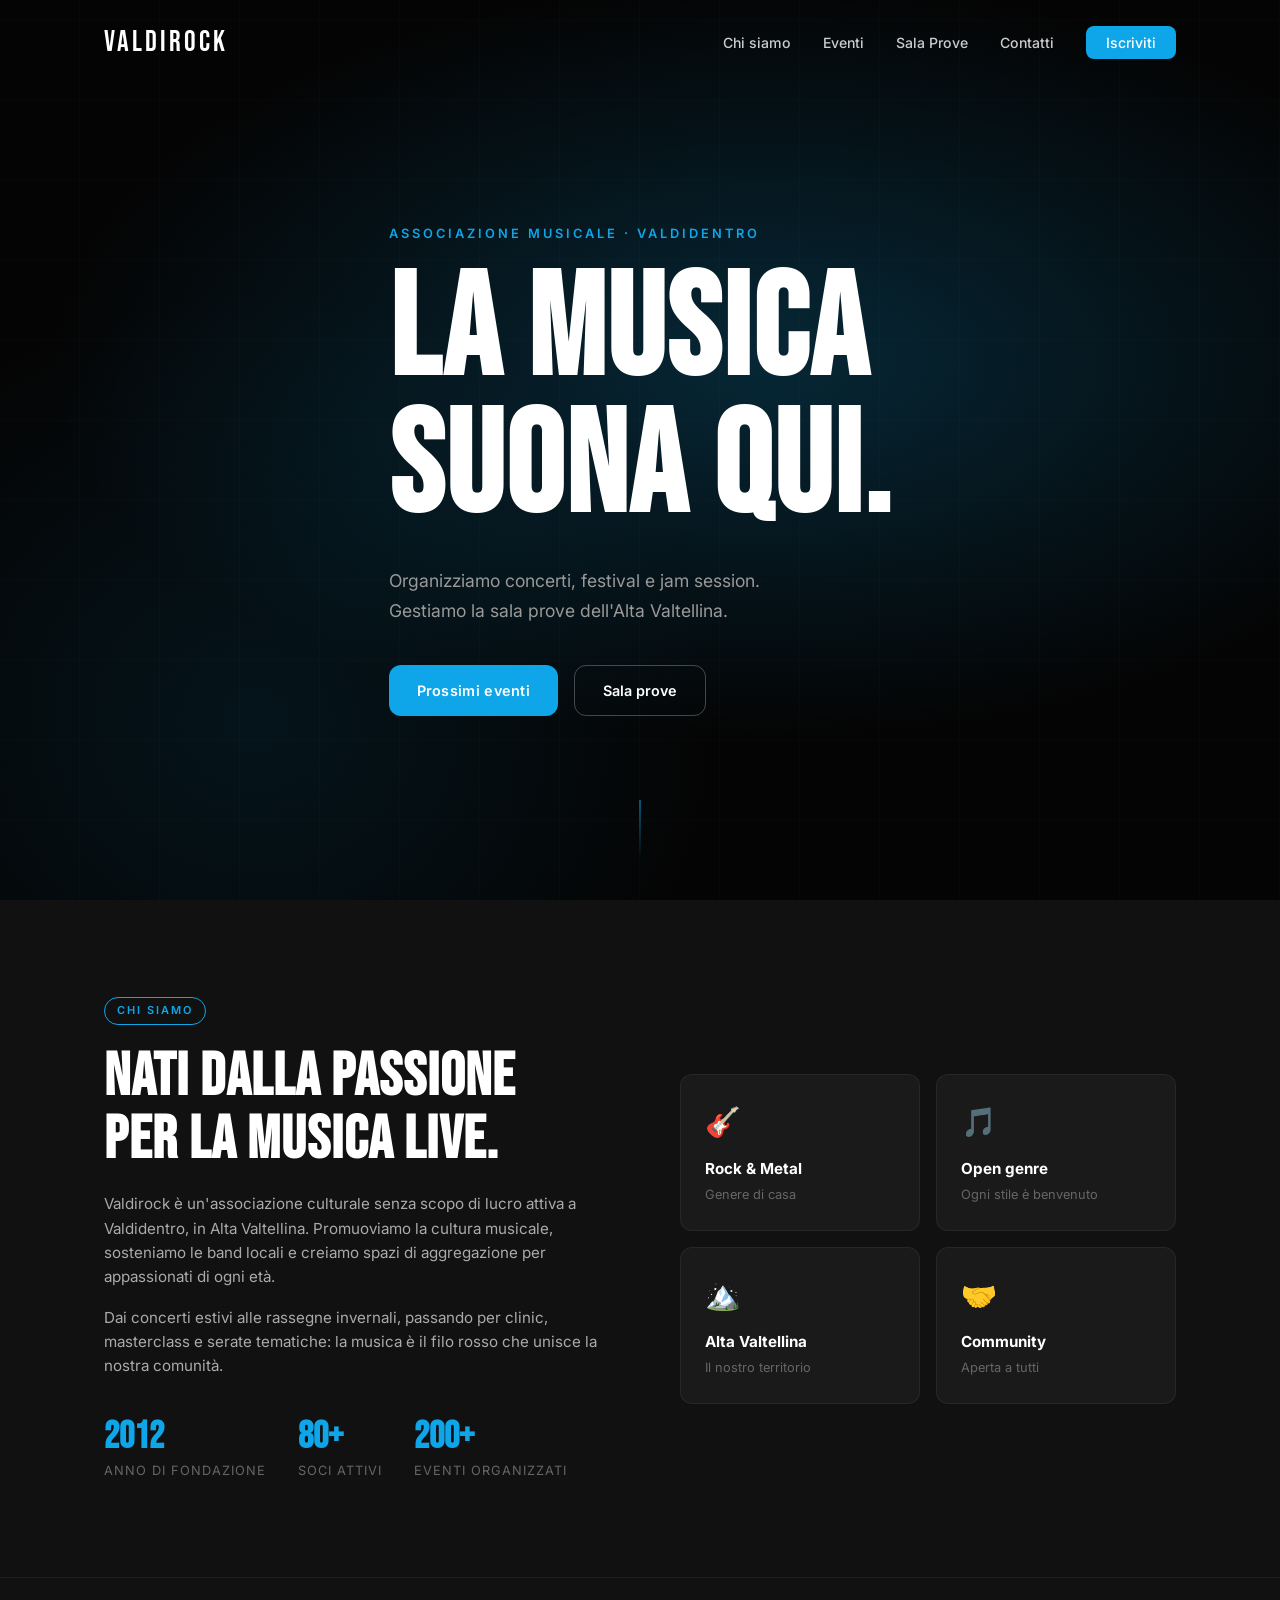
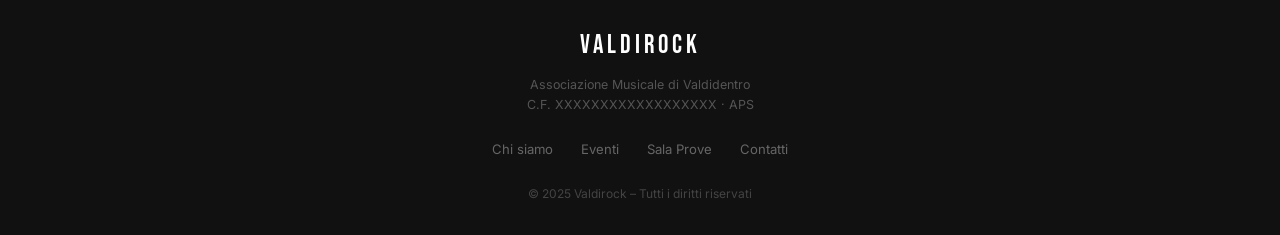
<file: index.html>
<!DOCTYPE html>
<html lang="it">
<head>
  <meta charset="UTF-8" />
  <meta name="viewport" content="width=device-width, initial-scale=1.0" />
  <title>Valdirock – Associazione Musicale Valdidentro</title>
  <link rel="stylesheet" href="style.css" />
  <link rel="preconnect" href="https://fonts.googleapis.com" />
  <link href="https://fonts.googleapis.com/css2?family=Bebas+Neue&family=Inter:wght@300;400;500;600;700&display=swap" rel="stylesheet" />
</head>
<body>

  <!-- NAV -->
  <nav id="navbar">
    <div class="nav-inner">
      <a href="index.html" class="logo">VALDIROCK</a>
      <button class="burger" id="burger" aria-label="Apri menu">
        <span></span><span></span><span></span>
      </button>
      <ul class="nav-links" id="nav-links">
        <li><a href="index.html">Chi siamo</a></li>
        <li><a href="eventi.html">Eventi</a></li>
        <li><a href="salaprove.html">Sala Prove</a></li>
        <li><a href="contatti.html">Contatti</a></li>
        <li><a href="contatti.html" class="btn-nav">Iscriviti</a></li>
      </ul>
    </div>
  </nav>
  <div class="nav-backdrop" id="nav-backdrop"></div>

  <!-- HERO -->
  <section id="home" class="hero">
    <div class="hero-slides">
      <div class="hero-slide" style="background-image:url('https://images.unsplash.com/photo-1540039155733-5bb30b53aa14?w=1920&q=80')"></div>
      <div class="hero-slide" style="background-image:url('https://images.unsplash.com/photo-1493225457124-a3eb161ffa5f?w=1920&q=80')"></div>
      <div class="hero-slide" style="background-image:url('https://images.unsplash.com/photo-1501386761578-eac5c94b800a?w=1920&q=80')"></div>
    </div>
    <div class="hero-bg"></div>
    <div class="hero-content">
      <p class="hero-eyebrow">Associazione Musicale · Valdidentro</p>
      <h1>La musica<br>suona qui.</h1>
      <p class="hero-sub">Organizziamo concerti, festival e jam session.<br>Gestiamo la sala prove dell'Alta Valtellina.</p>
      <div class="hero-actions">
        <a href="eventi.html" class="btn-primary">Prossimi eventi</a>
        <a href="salaprove.html" class="btn-ghost">Sala prove</a>
      </div>
    </div>
    <div class="hero-scroll">
      <span></span>
    </div>
  </section>

  <!-- ABOUT -->
  <section id="about" class="section about">
    <div class="container">
      <div class="about-grid">
        <div class="about-text">
          <span class="tag">Chi siamo</span>
          <h2>Nati dalla passione<br>per la musica live.</h2>
          <p>Valdirock è un'associazione culturale senza scopo di lucro attiva a Valdidentro, in Alta Valtellina. Promuoviamo la cultura musicale, sosteniamo le band locali e creiamo spazi di aggregazione per appassionati di ogni età.</p>
          <p>Dai concerti estivi alle rassegne invernali, passando per clinic, masterclass e serate tematiche: la musica è il filo rosso che unisce la nostra comunità.</p>
          <div class="stats">
            <div class="stat"><strong>2012</strong><span>Anno di fondazione</span></div>
            <div class="stat"><strong>80+</strong><span>Soci attivi</span></div>
            <div class="stat"><strong>200+</strong><span>Eventi organizzati</span></div>
          </div>
        </div>
        <div class="about-visual">
          <div class="about-card card-1">
            <span class="card-icon">🎸</span>
            <strong>Rock & Metal</strong>
            <p>Genere di casa</p>
          </div>
          <div class="about-card card-2">
            <span class="card-icon">🎵</span>
            <strong>Open genre</strong>
            <p>Ogni stile è benvenuto</p>
          </div>
          <div class="about-card card-3">
            <span class="card-icon">🏔️</span>
            <strong>Alta Valtellina</strong>
            <p>Il nostro territorio</p>
          </div>
          <div class="about-card card-4">
            <span class="card-icon">🤝</span>
            <strong>Community</strong>
            <p>Aperta a tutti</p>
          </div>
        </div>
      </div>
    </div>
  </section>

  <!-- FOOTER -->
  <footer class="footer">
    <div class="container footer-inner">
      <div class="footer-brand">
        <span class="logo">VALDIROCK</span>
        <p>Associazione Musicale di Valdidentro<br>C.F. XXXXXXXXXXXXXXXXXX · APS</p>
      </div>
      <div class="footer-links">
        <a href="index.html">Chi siamo</a>
        <a href="eventi.html">Eventi</a>
        <a href="salaprove.html">Sala Prove</a>
        <a href="contatti.html">Contatti</a>
      </div>
      <p class="footer-copy">© 2025 Valdirock – Tutti i diritti riservati</p>
    </div>
  </footer>

  <script src="script.js"></script>
</body>
</html>
</file>
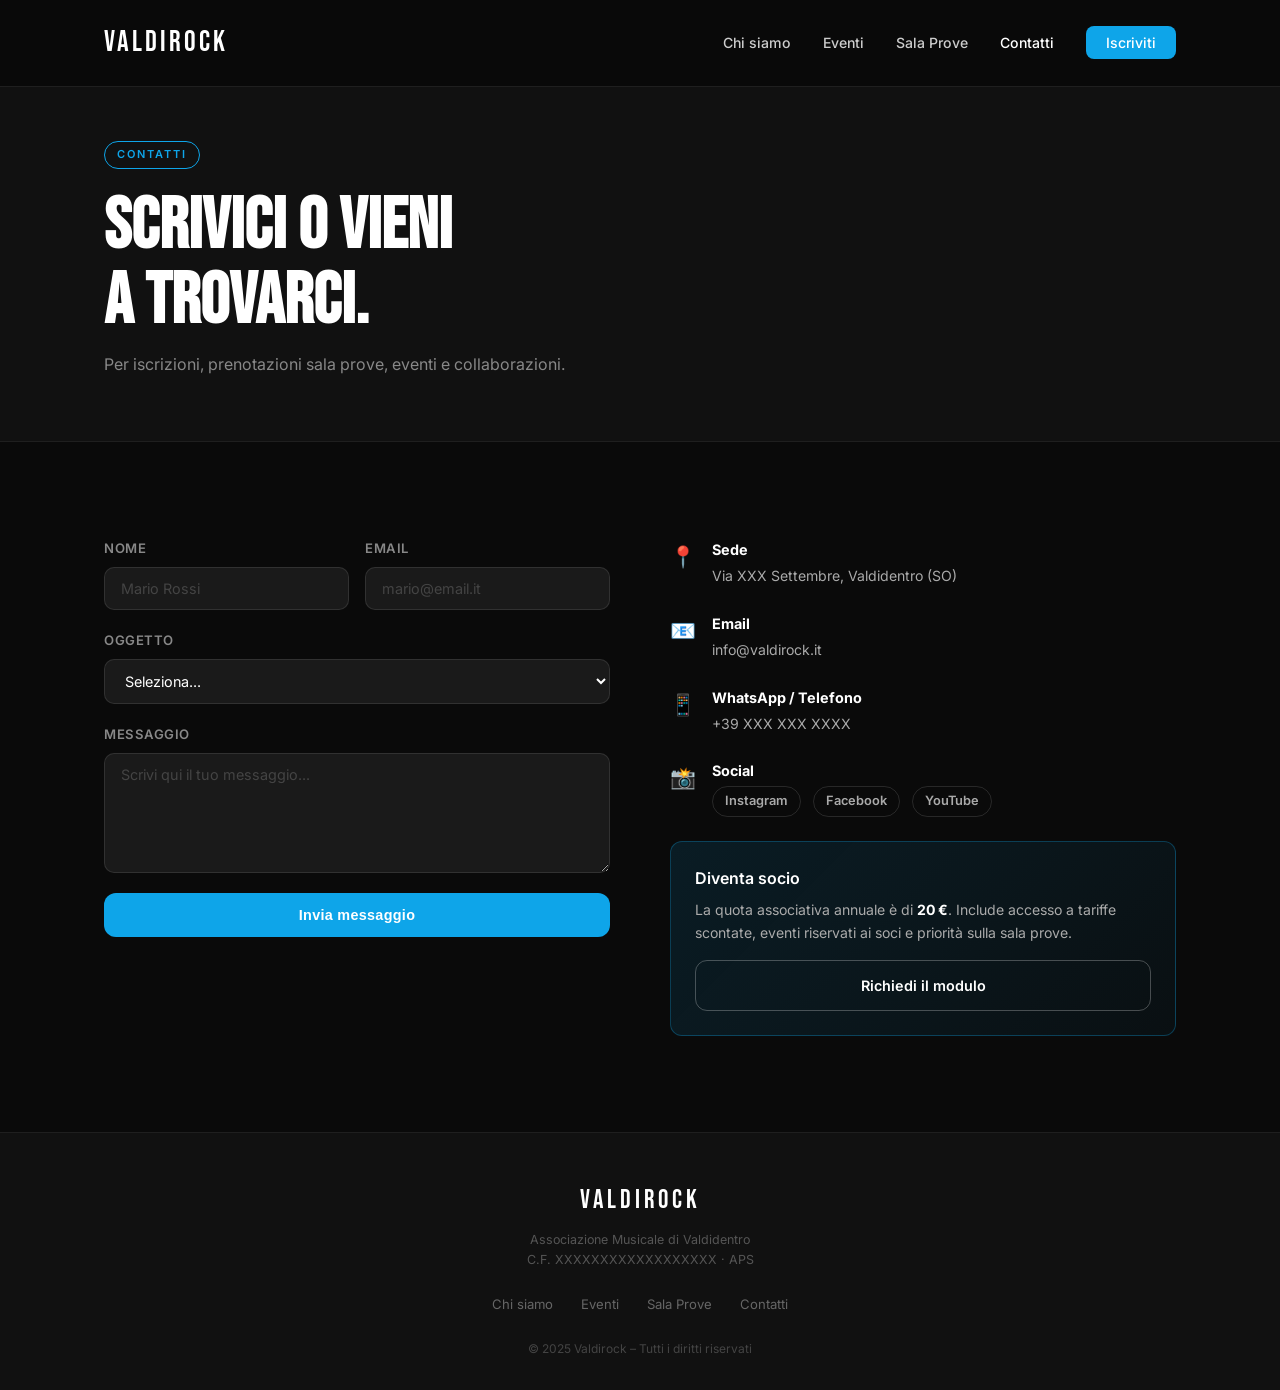
<file: contatti.html>
<!DOCTYPE html>
<html lang="it">
<head>
  <meta charset="UTF-8" />
  <meta name="viewport" content="width=device-width, initial-scale=1.0" />
  <title>Contatti – Valdirock</title>
  <link rel="stylesheet" href="style.css" />
  <link rel="preconnect" href="https://fonts.googleapis.com" />
  <link href="https://fonts.googleapis.com/css2?family=Bebas+Neue&family=Inter:wght@300;400;500;600;700&display=swap" rel="stylesheet" />
</head>
<body>

  <!-- NAV -->
  <nav id="navbar" class="scrolled">
    <div class="nav-inner">
      <a href="index.html" class="logo">VALDIROCK</a>
      <button class="burger" id="burger" aria-label="Apri menu">
        <span></span><span></span><span></span>
      </button>
      <ul class="nav-links" id="nav-links">
        <li><a href="index.html">Chi siamo</a></li>
        <li><a href="eventi.html">Eventi</a></li>
        <li><a href="salaprove.html">Sala Prove</a></li>
        <li><a href="contatti.html" class="active">Contatti</a></li>
        <li><a href="contatti.html" class="btn-nav">Iscriviti</a></li>
      </ul>
    </div>
  </nav>
  <div class="nav-backdrop" id="nav-backdrop"></div>

  <!-- PAGE HEADER -->
  <div class="page-header">
    <div class="container">
      <span class="tag">Contatti</span>
      <h1>Scrivici o vieni<br>a trovarci.</h1>
      <p>Per iscrizioni, prenotazioni sala prove, eventi e collaborazioni.</p>
    </div>
  </div>

  <!-- CONTACT -->
  <section class="section contact">
    <div class="container">
      <div class="contact-grid">

        <form class="contact-form" id="contactForm">
          <div class="form-row">
            <div class="form-group">
              <label for="nome">Nome</label>
              <input type="text" id="nome" name="nome" placeholder="Mario Rossi" required />
            </div>
            <div class="form-group">
              <label for="email">Email</label>
              <input type="email" id="email" name="email" placeholder="mario@email.it" required />
            </div>
          </div>
          <div class="form-group">
            <label for="oggetto">Oggetto</label>
            <select id="oggetto" name="oggetto">
              <option value="">Seleziona...</option>
              <option value="iscrizione">Iscrizione all'associazione</option>
              <option value="salaprove">Prenotazione sala prove</option>
              <option value="evento">Proposta evento</option>
              <option value="info">Informazioni generali</option>
            </select>
          </div>
          <div class="form-group">
            <label for="messaggio">Messaggio</label>
            <textarea id="messaggio" name="messaggio" rows="5" placeholder="Scrivi qui il tuo messaggio..."></textarea>
          </div>
          <button type="submit" class="btn-primary full">Invia messaggio</button>
          <p class="form-note" id="formNote"></p>
        </form>

        <div class="contact-info">
          <div class="info-block">
            <span class="info-icon">📍</span>
            <div>
              <strong>Sede</strong>
              <p>Via XXX Settembre, Valdidentro (SO)</p>
            </div>
          </div>
          <div class="info-block">
            <span class="info-icon">📧</span>
            <div>
              <strong>Email</strong>
              <p><a href="mailto:info@valdirock.it">info@valdirock.it</a></p>
            </div>
          </div>
          <div class="info-block">
            <span class="info-icon">📱</span>
            <div>
              <strong>WhatsApp / Telefono</strong>
              <p><a href="tel:+39XXXXXXXXXX">+39 XXX XXX XXXX</a></p>
            </div>
          </div>
          <div class="info-block">
            <span class="info-icon">📸</span>
            <div>
              <strong>Social</strong>
              <div class="socials">
                <a href="#" class="social-link">Instagram</a>
                <a href="#" class="social-link">Facebook</a>
                <a href="#" class="social-link">YouTube</a>
              </div>
            </div>
          </div>
          <div class="membership-card">
            <h4>Diventa socio</h4>
            <p>La quota associativa annuale è di <strong>20 €</strong>. Include accesso a tariffe scontate, eventi riservati ai soci e priorità sulla sala prove.</p>
            <a href="mailto:info@valdirock.it" class="btn-ghost full">Richiedi il modulo</a>
          </div>
        </div>
      </div>
    </div>
  </section>

  <!-- FOOTER -->
  <footer class="footer">
    <div class="container footer-inner">
      <div class="footer-brand">
        <span class="logo">VALDIROCK</span>
        <p>Associazione Musicale di Valdidentro<br>C.F. XXXXXXXXXXXXXXXXXX · APS</p>
      </div>
      <div class="footer-links">
        <a href="index.html">Chi siamo</a>
        <a href="eventi.html">Eventi</a>
        <a href="salaprove.html">Sala Prove</a>
        <a href="contatti.html">Contatti</a>
      </div>
      <p class="footer-copy">© 2025 Valdirock – Tutti i diritti riservati</p>
    </div>
  </footer>

  <script src="script.js"></script>
</body>
</html>
</file>
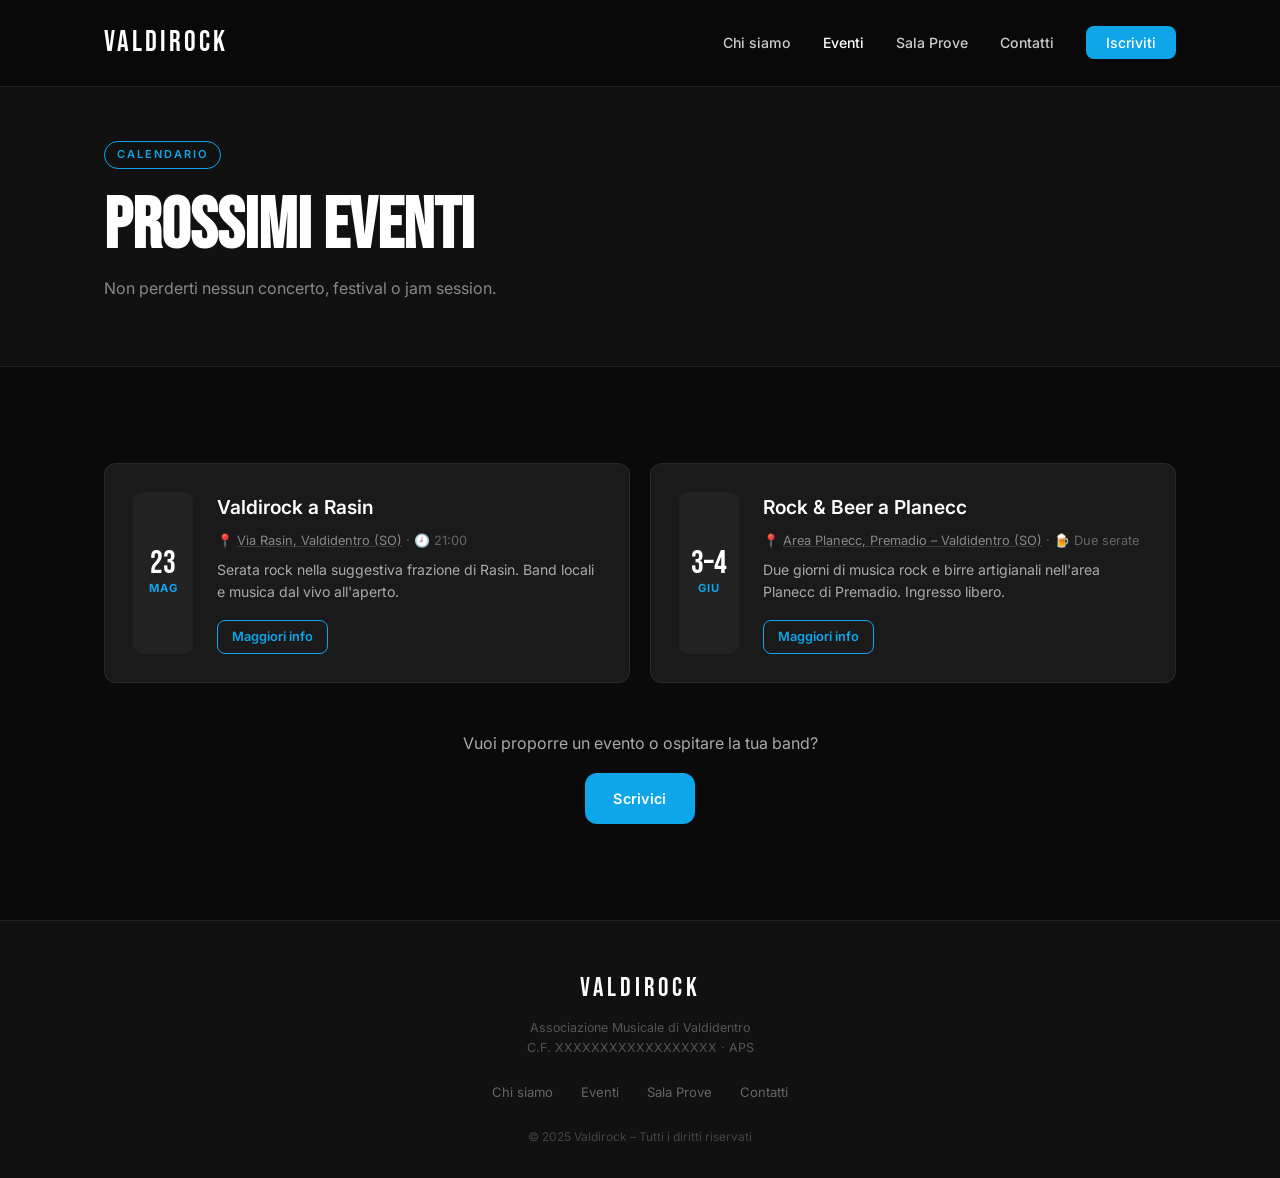
<file: eventi.html>
<!DOCTYPE html>
<html lang="it">
<head>
  <meta charset="UTF-8" />
  <meta name="viewport" content="width=device-width, initial-scale=1.0" />
  <title>Eventi – Valdirock</title>
  <link rel="stylesheet" href="style.css" />
  <link rel="preconnect" href="https://fonts.googleapis.com" />
  <link href="https://fonts.googleapis.com/css2?family=Bebas+Neue&family=Inter:wght@300;400;500;600;700&display=swap" rel="stylesheet" />
</head>
<body>

  <!-- NAV -->
  <nav id="navbar" class="scrolled">
    <div class="nav-inner">
      <a href="index.html" class="logo">VALDIROCK</a>
      <button class="burger" id="burger" aria-label="Apri menu">
        <span></span><span></span><span></span>
      </button>
      <ul class="nav-links" id="nav-links">
        <li><a href="index.html">Chi siamo</a></li>
        <li><a href="eventi.html" class="active">Eventi</a></li>
        <li><a href="salaprove.html">Sala Prove</a></li>
        <li><a href="contatti.html">Contatti</a></li>
        <li><a href="contatti.html" class="btn-nav">Iscriviti</a></li>
      </ul>
    </div>
  </nav>
  <div class="nav-backdrop" id="nav-backdrop"></div>

  <!-- PAGE HEADER -->
  <div class="page-header">
    <div class="container">
      <span class="tag">Calendario</span>
      <h1>Prossimi eventi</h1>
      <p>Non perderti nessun concerto, festival o jam session.</p>
    </div>
  </div>

  <!-- EVENTS -->
  <section class="section events">
    <div class="container">
      <div class="events-grid">

        <article class="event-card">
          <div class="event-date">
            <span class="day">23</span>
            <span class="month">MAG</span>
          </div>
          <div class="event-info">
            <h3>Valdirock a Rasin</h3>
            <p class="event-meta">📍 <a href="https://www.google.com/maps/search/Via+Rasin,+Valdidentro,+Sondrio,+Italia" target="_blank" rel="noopener" class="map-link">Via Rasin, Valdidentro (SO)</a> · 🕗 21:00</p>
            <p class="event-desc">Serata rock nella suggestiva frazione di Rasin. Band locali e musica dal vivo all'aperto.</p>
            <a href="contatti.html" class="btn-small">Maggiori info</a>
          </div>
        </article>

        <article class="event-card">
          <div class="event-date">
            <span class="day">3–4</span>
            <span class="month">GIU</span>
          </div>
          <div class="event-info">
            <h3>Rock &amp; Beer a Planecc</h3>
            <p class="event-meta">📍 <a href="https://www.google.com/maps/search/Planecc,+Premadio,+Valdidentro,+Sondrio,+Italia" target="_blank" rel="noopener" class="map-link">Area Planecc, Premadio – Valdidentro (SO)</a> · 🍺 Due serate</p>
            <p class="event-desc">Due giorni di musica rock e birre artigianali nell'area Planecc di Premadio. Ingresso libero.</p>
            <a href="contatti.html" class="btn-small">Maggiori info</a>
          </div>
        </article>

      </div>
      <div class="events-footer">
        <p>Vuoi proporre un evento o ospitare la tua band?</p>
        <a href="contatti.html" class="btn-primary">Scrivici</a>
      </div>
    </div>
  </section>

  <!-- FOOTER -->
  <footer class="footer">
    <div class="container footer-inner">
      <div class="footer-brand">
        <span class="logo">VALDIROCK</span>
        <p>Associazione Musicale di Valdidentro<br>C.F. XXXXXXXXXXXXXXXXXX · APS</p>
      </div>
      <div class="footer-links">
        <a href="index.html">Chi siamo</a>
        <a href="eventi.html">Eventi</a>
        <a href="salaprove.html">Sala Prove</a>
        <a href="contatti.html">Contatti</a>
      </div>
      <p class="footer-copy">© 2025 Valdirock – Tutti i diritti riservati</p>
    </div>
  </footer>

  <script src="script.js"></script>
</body>
</html>
</file>
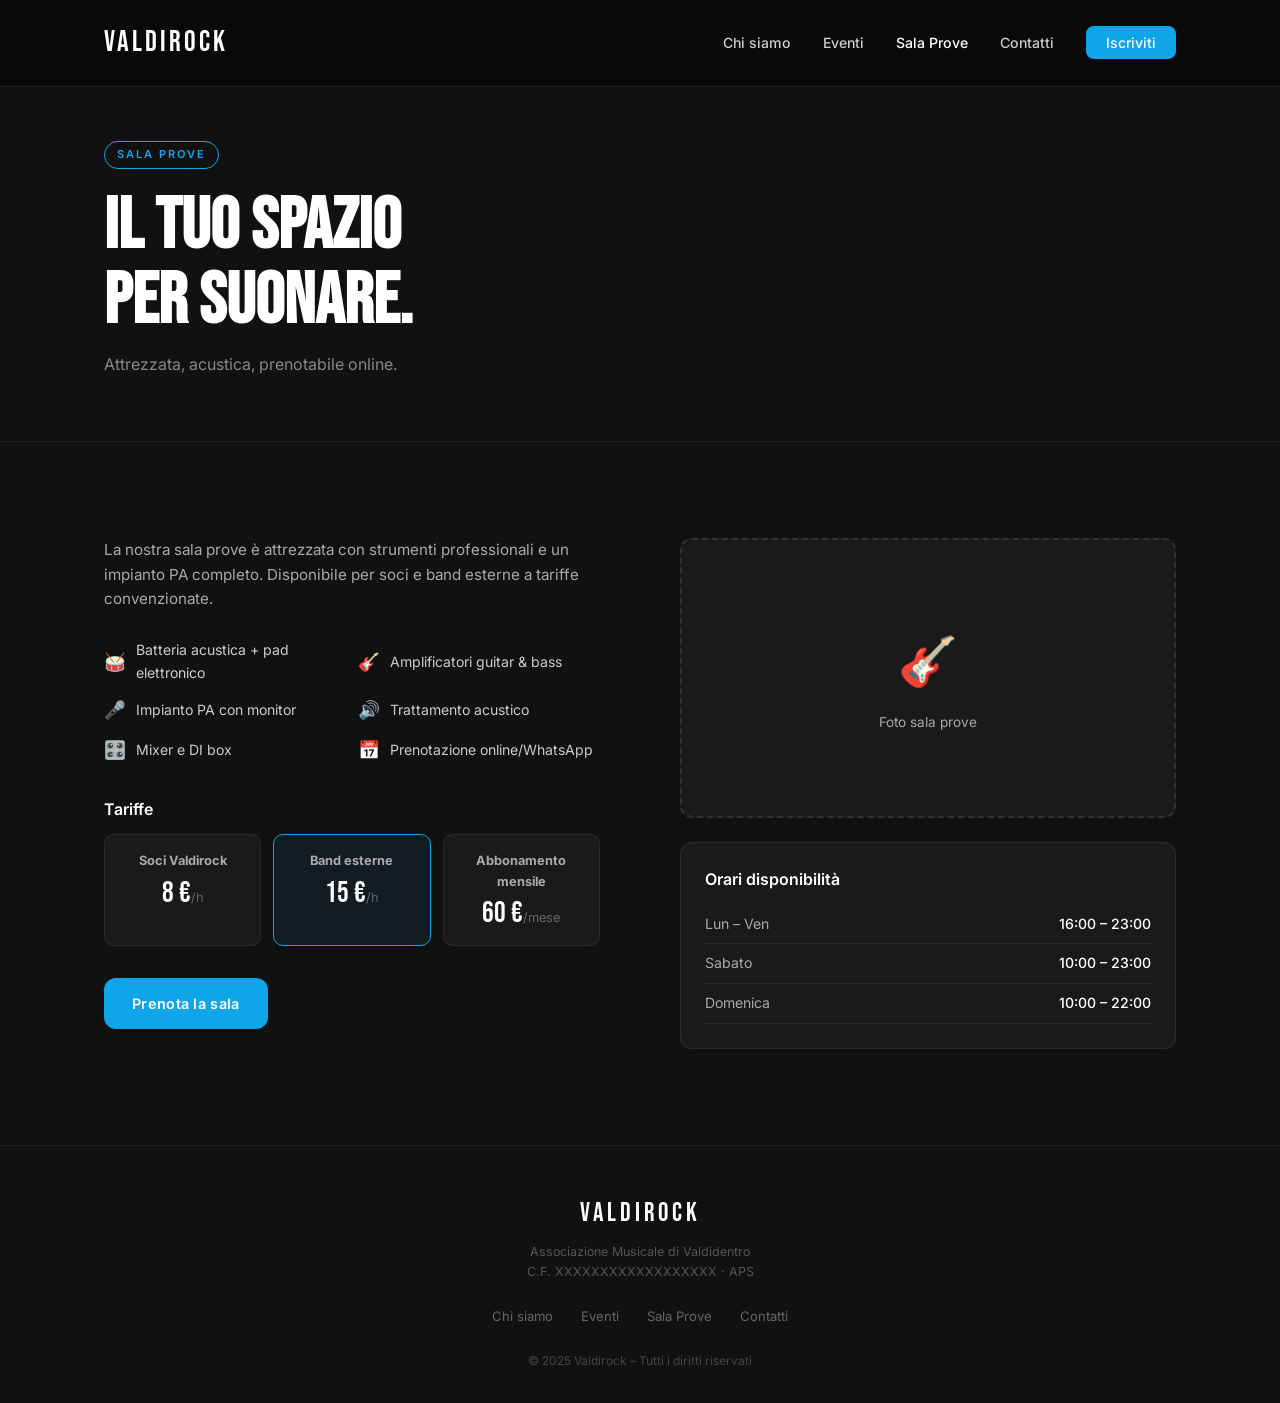
<file: salaprove.html>
<!DOCTYPE html>
<html lang="it">
<head>
  <meta charset="UTF-8" />
  <meta name="viewport" content="width=device-width, initial-scale=1.0" />
  <title>Sala Prove – Valdirock</title>
  <link rel="stylesheet" href="style.css" />
  <link rel="preconnect" href="https://fonts.googleapis.com" />
  <link href="https://fonts.googleapis.com/css2?family=Bebas+Neue&family=Inter:wght@300;400;500;600;700&display=swap" rel="stylesheet" />
</head>
<body>

  <!-- NAV -->
  <nav id="navbar" class="scrolled">
    <div class="nav-inner">
      <a href="index.html" class="logo">VALDIROCK</a>
      <button class="burger" id="burger" aria-label="Apri menu">
        <span></span><span></span><span></span>
      </button>
      <ul class="nav-links" id="nav-links">
        <li><a href="index.html">Chi siamo</a></li>
        <li><a href="eventi.html">Eventi</a></li>
        <li><a href="salaprove.html" class="active">Sala Prove</a></li>
        <li><a href="contatti.html">Contatti</a></li>
        <li><a href="contatti.html" class="btn-nav">Iscriviti</a></li>
      </ul>
    </div>
  </nav>
  <div class="nav-backdrop" id="nav-backdrop"></div>

  <!-- PAGE HEADER -->
  <div class="page-header">
    <div class="container">
      <span class="tag">Sala Prove</span>
      <h1>Il tuo spazio<br>per suonare.</h1>
      <p>Attrezzata, acustica, prenotabile online.</p>
    </div>
  </div>

  <!-- SALA PROVE -->
  <section class="section sala">
    <div class="container">
      <div class="sala-grid">
        <div class="sala-text">
          <p>La nostra sala prove è attrezzata con strumenti professionali e un impianto PA completo. Disponibile per soci e band esterne a tariffe convenzionate.</p>
          <ul class="sala-features">
            <li><span class="icon">🥁</span> Batteria acustica + pad elettronico</li>
            <li><span class="icon">🎸</span> Amplificatori guitar & bass</li>
            <li><span class="icon">🎤</span> Impianto PA con monitor</li>
            <li><span class="icon">🔊</span> Trattamento acustico</li>
            <li><span class="icon">🎛️</span> Mixer e DI box</li>
            <li><span class="icon">📅</span> Prenotazione online/WhatsApp</li>
          </ul>
          <div class="tariffe">
            <h4>Tariffe</h4>
            <div class="tariffe-grid">
              <div class="tariffa">
                <strong>Soci Valdirock</strong>
                <span class="prezzo">8 €<small>/h</small></span>
              </div>
              <div class="tariffa highlight">
                <strong>Band esterne</strong>
                <span class="prezzo">15 €<small>/h</small></span>
              </div>
              <div class="tariffa">
                <strong>Abbonamento mensile</strong>
                <span class="prezzo">60 €<small>/mese</small></span>
              </div>
            </div>
          </div>
          <a href="contatti.html" class="btn-primary">Prenota la sala</a>
        </div>
        <div class="sala-visual">
          <div class="sala-placeholder">
            <span>🎸</span>
            <p>Foto sala prove</p>
          </div>
          <div class="sala-orari">
            <h4>Orari disponibilità</h4>
            <table>
              <tr><td>Lun – Ven</td><td>16:00 – 23:00</td></tr>
              <tr><td>Sabato</td><td>10:00 – 23:00</td></tr>
              <tr><td>Domenica</td><td>10:00 – 22:00</td></tr>
            </table>
          </div>
        </div>
      </div>
    </div>
  </section>

  <!-- FOOTER -->
  <footer class="footer">
    <div class="container footer-inner">
      <div class="footer-brand">
        <span class="logo">VALDIROCK</span>
        <p>Associazione Musicale di Valdidentro<br>C.F. XXXXXXXXXXXXXXXXXX · APS</p>
      </div>
      <div class="footer-links">
        <a href="index.html">Chi siamo</a>
        <a href="eventi.html">Eventi</a>
        <a href="salaprove.html">Sala Prove</a>
        <a href="contatti.html">Contatti</a>
      </div>
      <p class="footer-copy">© 2025 Valdirock – Tutti i diritti riservati</p>
    </div>
  </footer>

  <script src="script.js"></script>
</body>
</html>
</file>
<file: style.css>
/* ===== RESET & BASE ===== */
*, *::before, *::after { box-sizing: border-box; margin: 0; padding: 0; }

:root {
  --red: #0ea5e9;
  --red-dark: #0284c7;
  --black: #0a0a0a;
  --dark: #111111;
  --dark2: #1a1a1a;
  --dark3: #222222;
  --grey: #888888;
  --light: #f0f0f0;
  --white: #ffffff;
  --font-display: 'Bebas Neue', sans-serif;
  --font-body: 'Inter', sans-serif;
  --radius: 12px;
  --transition: 0.25s ease;
}

html { scroll-behavior: smooth; }

body {
  font-family: var(--font-body);
  background: var(--black);
  color: var(--light);
  line-height: 1.6;
  overflow-x: hidden;
}

a { color: inherit; text-decoration: none; }
img { max-width: 100%; display: block; }

.container {
  max-width: 1120px;
  margin: 0 auto;
  padding: 0 24px;
}

.section {
  padding: 96px 0;
}

.tag {
  display: inline-block;
  font-size: 11px;
  font-weight: 600;
  letter-spacing: 2px;
  text-transform: uppercase;
  color: var(--red);
  border: 1px solid var(--red);
  padding: 4px 12px;
  border-radius: 100px;
  margin-bottom: 20px;
}

h2 {
  font-family: var(--font-display);
  font-size: clamp(2.2rem, 5vw, 3.8rem);
  line-height: 1.05;
  letter-spacing: 1px;
  color: var(--white);
  margin-bottom: 20px;
}

h3 { font-size: 1.2rem; font-weight: 600; color: var(--white); margin-bottom: 8px; }
h4 { font-size: 1rem; font-weight: 600; color: var(--white); margin-bottom: 12px; }

p { color: #aaa; font-size: 0.95rem; }

/* ===== BUTTONS ===== */
.btn-primary {
  display: inline-block;
  background: var(--red);
  color: var(--white);
  font-weight: 600;
  font-size: 0.9rem;
  padding: 14px 28px;
  border-radius: var(--radius);
  border: none;
  cursor: pointer;
  transition: background var(--transition), transform var(--transition);
  letter-spacing: 0.3px;
}
.btn-primary:hover { background: var(--red-dark); transform: translateY(-2px); }
.btn-primary.full { width: 100%; text-align: center; }

.btn-ghost {
  display: inline-block;
  color: var(--white);
  font-weight: 600;
  font-size: 0.9rem;
  padding: 13px 28px;
  border-radius: var(--radius);
  border: 1.5px solid rgba(255,255,255,0.25);
  transition: border-color var(--transition), background var(--transition);
}
.btn-ghost:hover { border-color: var(--white); background: rgba(255,255,255,0.05); }
.btn-ghost.full { width: 100%; text-align: center; }

.btn-small {
  display: inline-block;
  font-size: 0.8rem;
  font-weight: 600;
  color: var(--red);
  border: 1px solid var(--red);
  padding: 6px 14px;
  border-radius: 8px;
  transition: background var(--transition), color var(--transition);
}
.btn-small:hover { background: var(--red); color: var(--white); }

.btn-nav {
  background: var(--red);
  color: var(--white) !important;
  padding: 8px 20px;
  border-radius: 8px;
  font-weight: 600;
  font-size: 0.85rem;
  transition: background var(--transition);
}
.btn-nav:hover { background: var(--red-dark); }

/* ===== NAVBAR ===== */
#navbar {
  position: fixed;
  top: 0; left: 0; right: 0;
  z-index: 100;
  padding: 0;
  transition: background 0.3s ease, box-shadow 0.3s ease;
}
#navbar.scrolled {
  background: rgba(10,10,10,0.95);
  backdrop-filter: blur(12px);
  box-shadow: 0 1px 0 rgba(255,255,255,0.06);
}
.nav-inner {
  display: flex;
  align-items: center;
  justify-content: space-between;
  max-width: 1120px;
  margin: 0 auto;
  padding: 20px 24px;
}
.logo {
  font-family: var(--font-display);
  font-size: 1.8rem;
  letter-spacing: 3px;
  color: var(--white);
  transition: color var(--transition);
}
.logo:hover { color: var(--red); }

.nav-links {
  display: flex;
  align-items: center;
  gap: 32px;
  list-style: none;
}
.nav-links a {
  font-size: 0.88rem;
  font-weight: 500;
  color: #ccc;
  transition: color var(--transition);
}
.nav-links a:hover { color: var(--white); }

.burger {
  display: none;
  flex-direction: column;
  gap: 5px;
  background: none;
  border: none;
  cursor: pointer;
  padding: 4px;
}
.burger span {
  display: block;
  width: 24px;
  height: 2px;
  background: var(--white);
  border-radius: 2px;
  transition: transform 0.3s ease, opacity 0.3s ease;
}

/* ===== HERO ===== */
.hero {
  position: relative;
  min-height: 100vh;
  display: flex;
  align-items: center;
  overflow: hidden;
}
.hero-slides {
  position: absolute;
  inset: 0;
  z-index: 0;
}
.hero-slide {
  position: absolute;
  inset: 0;
  background-size: cover;
  background-position: center;
  opacity: 0;
  animation: slideShow 18s infinite;
}
.hero-slide:nth-child(1) { animation-delay: 0s; }
.hero-slide:nth-child(2) { animation-delay: 6s; }
.hero-slide:nth-child(3) { animation-delay: 12s; }

@keyframes slideShow {
  0%   { opacity: 0; }
  8%   { opacity: 1; }
  33%  { opacity: 1; }
  41%  { opacity: 0; }
  100% { opacity: 0; }
}

.hero-bg {
  position: absolute;
  inset: 0;
  z-index: 1;
  background:
    radial-gradient(ellipse 80% 60% at 60% 40%, rgba(14,165,233,0.22) 0%, transparent 70%),
    radial-gradient(ellipse 60% 80% at 20% 80%, rgba(14,165,233,0.1) 0%, transparent 60%),
    rgba(0,0,0,0.62);
}
.hero-bg::after {
  content: '';
  position: absolute;
  inset: 0;
  background-image:
    repeating-linear-gradient(0deg, transparent, transparent 79px, rgba(255,255,255,0.025) 80px),
    repeating-linear-gradient(90deg, transparent, transparent 79px, rgba(255,255,255,0.025) 80px);
}
.hero-content {
  position: relative;
  z-index: 2;
  max-width: 1120px;
  margin: 0 auto;
  padding: 120px 24px 80px;
}
.hero-eyebrow {
  font-size: 0.8rem;
  font-weight: 600;
  letter-spacing: 3px;
  text-transform: uppercase;
  color: var(--red);
  margin-bottom: 20px;
}
.hero-content h1 {
  font-family: var(--font-display);
  font-size: clamp(4rem, 12vw, 9rem);
  line-height: 0.95;
  letter-spacing: 2px;
  color: var(--white);
  margin-bottom: 28px;
}
.hero-sub {
  font-size: 1.1rem;
  color: #999;
  max-width: 480px;
  margin-bottom: 40px;
  line-height: 1.7;
}
.hero-actions { display: flex; gap: 16px; flex-wrap: wrap; }

.hero-scroll {
  position: absolute;
  z-index: 2;
  bottom: 40px;
  left: 50%;
  transform: translateX(-50%);
  z-index: 1;
}
.hero-scroll span {
  display: block;
  width: 1px;
  height: 60px;
  background: linear-gradient(to bottom, var(--red), transparent);
  animation: scrollLine 2s ease-in-out infinite;
}
@keyframes scrollLine {
  0% { transform: scaleY(0); transform-origin: top; }
  50% { transform: scaleY(1); transform-origin: top; }
  51% { transform: scaleY(1); transform-origin: bottom; }
  100% { transform: scaleY(0); transform-origin: bottom; }
}

/* ===== PAGE HEADER (pagine interne) ===== */
.page-header {
  background: var(--dark);
  padding: 140px 0 64px;
  border-bottom: 1px solid rgba(255,255,255,0.06);
}
.page-header h1 {
  font-family: var(--font-display);
  font-size: clamp(2.4rem, 6vw, 4.5rem);
  line-height: 1.05;
  color: var(--white);
  margin-bottom: 12px;
}
.page-header p { font-size: 1rem; color: #888; }

.nav-links a.active { color: var(--white) !important; }

/* ===== ABOUT ===== */
.about { background: var(--dark); }
.about-grid {
  display: grid;
  grid-template-columns: 1fr 1fr;
  gap: 80px;
  align-items: center;
}
.about-text p { margin-bottom: 16px; }

.stats {
  display: flex;
  gap: 32px;
  margin-top: 40px;
  flex-wrap: wrap;
}
.stat { display: flex; flex-direction: column; gap: 4px; }
.stat strong {
  font-family: var(--font-display);
  font-size: 2.4rem;
  color: var(--red);
  line-height: 1;
}
.stat span { font-size: 0.8rem; color: #666; text-transform: uppercase; letter-spacing: 1px; }

.about-visual {
  display: grid;
  grid-template-columns: 1fr 1fr;
  gap: 16px;
}
.about-card {
  background: var(--dark2);
  border: 1px solid rgba(255,255,255,0.06);
  border-radius: var(--radius);
  padding: 24px;
  transition: border-color var(--transition), transform var(--transition);
}
.about-card:hover { border-color: var(--red); transform: translateY(-4px); }
.card-icon { display: block; font-size: 1.8rem; margin-bottom: 12px; }
.about-card strong { display: block; color: var(--white); font-size: 0.95rem; margin-bottom: 4px; }
.about-card p { font-size: 0.8rem; color: #666; margin: 0; }

/* ===== EVENTS ===== */
.events { background: var(--black); }
.section-header { text-align: center; max-width: 600px; margin: 0 auto 56px; }
.section-header p { font-size: 1rem; margin-top: 12px; }

.events-grid {
  display: grid;
  grid-template-columns: 1fr 1fr;
  gap: 20px;
}
.event-card {
  background: var(--dark2);
  border: 1px solid rgba(255,255,255,0.07);
  border-radius: var(--radius);
  padding: 28px;
  display: flex;
  gap: 24px;
  position: relative;
  transition: border-color var(--transition), transform var(--transition);
}
.event-card:hover { border-color: rgba(14,165,233,0.4); transform: translateY(-3px); }
.event-card.featured {
  grid-column: span 2;
  border-color: rgba(14,165,233,0.3);
  background: linear-gradient(135deg, rgba(14,165,233,0.08) 0%, var(--dark2) 60%);
}
.event-badge {
  position: absolute;
  top: 16px; right: 16px;
  background: var(--red);
  color: var(--white);
  font-size: 0.7rem;
  font-weight: 700;
  letter-spacing: 1px;
  text-transform: uppercase;
  padding: 4px 10px;
  border-radius: 100px;
}
.event-date {
  display: flex;
  flex-direction: column;
  align-items: center;
  justify-content: center;
  min-width: 60px;
  background: var(--dark3);
  border-radius: 10px;
  padding: 12px 8px;
  flex-shrink: 0;
}
.event-date .day {
  font-family: var(--font-display);
  font-size: 2rem;
  color: var(--white);
  line-height: 1;
}
.event-date .month {
  font-size: 0.7rem;
  font-weight: 700;
  color: var(--red);
  letter-spacing: 1px;
  text-transform: uppercase;
}
.event-info { flex: 1; }
.event-meta { font-size: 0.8rem; color: #666; margin-bottom: 8px; }
.map-link { color: #888; text-decoration: underline; text-decoration-color: rgba(255,255,255,0.15); transition: color var(--transition); }
.map-link:hover { color: var(--red); }
.event-desc { font-size: 0.88rem; margin-bottom: 16px; }

.events-footer {
  text-align: center;
  margin-top: 48px;
  display: flex;
  flex-direction: column;
  align-items: center;
  gap: 16px;
}
.events-footer p { font-size: 1rem; }

/* ===== SALA PROVE ===== */
.sala { background: var(--dark); }
.sala-grid {
  display: grid;
  grid-template-columns: 1fr 1fr;
  gap: 80px;
  align-items: start;
}
.sala-text p { margin-bottom: 16px; }

.sala-features {
  list-style: none;
  margin: 28px 0 32px;
  display: grid;
  grid-template-columns: 1fr 1fr;
  gap: 12px;
}
.sala-features li {
  display: flex;
  align-items: center;
  gap: 10px;
  font-size: 0.88rem;
  color: #ccc;
}
.sala-features .icon { font-size: 1.1rem; }

.tariffe { margin-bottom: 32px; }
.tariffe-grid {
  display: grid;
  grid-template-columns: repeat(3, 1fr);
  gap: 12px;
  margin-top: 12px;
}
.tariffa {
  background: var(--dark2);
  border: 1px solid rgba(255,255,255,0.07);
  border-radius: 10px;
  padding: 16px;
  text-align: center;
  display: flex;
  flex-direction: column;
  gap: 8px;
}
.tariffa.highlight {
  border-color: var(--red);
  background: rgba(14,165,233,0.08);
}
.tariffa strong { font-size: 0.8rem; color: #aaa; }
.prezzo {
  font-family: var(--font-display);
  font-size: 1.8rem;
  color: var(--white);
  line-height: 1;
}
.prezzo small { font-size: 0.8rem; color: #666; font-family: var(--font-body); }

.sala-visual { display: flex; flex-direction: column; gap: 24px; }
.sala-placeholder {
  background: var(--dark2);
  border: 2px dashed rgba(255,255,255,0.1);
  border-radius: var(--radius);
  height: 280px;
  display: flex;
  flex-direction: column;
  align-items: center;
  justify-content: center;
  gap: 12px;
  color: #444;
}
.sala-placeholder span { font-size: 3rem; }
.sala-placeholder p { font-size: 0.85rem; }

.sala-orari {
  background: var(--dark2);
  border: 1px solid rgba(255,255,255,0.07);
  border-radius: var(--radius);
  padding: 24px;
}
.sala-orari table { width: 100%; border-collapse: collapse; }
.sala-orari td {
  padding: 8px 0;
  font-size: 0.88rem;
  color: #aaa;
  border-bottom: 1px solid rgba(255,255,255,0.05);
}
.sala-orari td:last-child { text-align: right; color: var(--white); font-weight: 500; }

/* ===== CONTACT ===== */
.contact { background: var(--black); }
.contact-grid {
  display: grid;
  grid-template-columns: 1fr 1fr;
  gap: 60px;
  align-items: start;
}

.contact-form { display: flex; flex-direction: column; gap: 20px; }
.form-row { display: grid; grid-template-columns: 1fr 1fr; gap: 16px; }
.form-group { display: flex; flex-direction: column; gap: 8px; }
.form-group label { font-size: 0.82rem; font-weight: 600; color: #888; letter-spacing: 0.5px; text-transform: uppercase; }

input, select, textarea {
  background: var(--dark2);
  border: 1px solid rgba(255,255,255,0.1);
  border-radius: 10px;
  padding: 12px 16px;
  color: var(--white);
  font-family: var(--font-body);
  font-size: 0.9rem;
  transition: border-color var(--transition);
  width: 100%;
}
input:focus, select:focus, textarea:focus {
  outline: none;
  border-color: var(--red);
}
input::placeholder, textarea::placeholder { color: #444; }
select { cursor: pointer; }
select option { background: var(--dark2); }
textarea { resize: vertical; min-height: 120px; }

.form-note { font-size: 0.82rem; text-align: center; min-height: 20px; }
.form-note.success { color: #4caf50; }
.form-note.error { color: var(--red); }

.contact-info { display: flex; flex-direction: column; gap: 24px; }
.info-block { display: flex; gap: 16px; align-items: flex-start; }
.info-icon { font-size: 1.3rem; margin-top: 2px; flex-shrink: 0; }
.info-block strong { display: block; color: var(--white); font-size: 0.9rem; margin-bottom: 4px; }
.info-block p { font-size: 0.88rem; }
.info-block a { color: #aaa; transition: color var(--transition); }
.info-block a:hover { color: var(--red); }

.socials { display: flex; gap: 12px; flex-wrap: wrap; margin-top: 4px; }
.social-link {
  font-size: 0.8rem;
  font-weight: 600;
  color: #aaa;
  border: 1px solid rgba(255,255,255,0.12);
  padding: 4px 12px;
  border-radius: 100px;
  transition: border-color var(--transition), color var(--transition);
}
.social-link:hover { color: var(--white); border-color: rgba(255,255,255,0.4); }

.membership-card {
  background: linear-gradient(135deg, rgba(14,165,233,0.12), rgba(14,165,233,0.04));
  border: 1px solid rgba(14,165,233,0.3);
  border-radius: var(--radius);
  padding: 24px;
}
.membership-card h4 { color: var(--white); margin-bottom: 8px; }
.membership-card p { font-size: 0.88rem; margin-bottom: 16px; }
.membership-card strong { color: var(--white); }

/* ===== FOOTER ===== */
.footer {
  background: var(--dark);
  border-top: 1px solid rgba(255,255,255,0.06);
  padding: 48px 0 32px;
}
.footer-inner {
  display: flex;
  flex-direction: column;
  align-items: center;
  gap: 24px;
  text-align: center;
}
.footer-brand .logo { font-size: 1.6rem; letter-spacing: 4px; }
.footer-brand p { font-size: 0.78rem; color: #555; margin-top: 8px; }
.footer-links { display: flex; gap: 28px; flex-wrap: wrap; justify-content: center; }
.footer-links a { font-size: 0.82rem; color: #666; transition: color var(--transition); }
.footer-links a:hover { color: var(--white); }
.footer-copy { font-size: 0.75rem; color: #444; }

/* ===== RESPONSIVE ===== */
@media (max-width: 900px) {
  .about-grid,
  .sala-grid,
  .contact-grid { grid-template-columns: 1fr; gap: 48px; }
  .events-grid { grid-template-columns: 1fr; }
  .event-card.featured { grid-column: span 1; }
  .tariffe-grid { grid-template-columns: 1fr; }
  .sala-features { grid-template-columns: 1fr; }
  .form-row { grid-template-columns: 1fr; }
}

/* Backdrop per menu mobile */
.nav-backdrop {
  position: fixed;
  inset: 0;
  background: rgba(0,0,0,0.6);
  z-index: 98;
  opacity: 0;
  pointer-events: none;
  transition: opacity 0.3s ease;
}
.nav-backdrop.open {
  opacity: 1;
  pointer-events: auto;
}

@media (max-width: 680px) {
  .section { padding: 72px 0; }

  .nav-links {
    display: flex;
    flex-direction: column;
    align-items: flex-start;
    gap: 20px;
    position: fixed;
    top: 0; right: 0; bottom: 0;
    width: 75%; max-width: 300px;
    background: var(--dark);
    border-left: 1px solid rgba(255,255,255,0.07);
    padding: 80px 32px 32px;
    z-index: 99;
    transform: translateX(100%);
    transition: transform 0.3s ease;
    visibility: hidden;
  }
  .nav-links.open { transform: translateX(0); visibility: visible; }


  .burger { display: flex; z-index: 101; position: relative; }
  .burger.active span:nth-child(1) { transform: translateY(7px) rotate(45deg); }
  .burger.active span:nth-child(2) { opacity: 0; }
  .burger.active span:nth-child(3) { transform: translateY(-7px) rotate(-45deg); }

  .about-visual { grid-template-columns: 1fr 1fr; }
  .stats { gap: 20px; }
  .hero-content h1 { font-size: clamp(3.5rem, 18vw, 6rem); }
}
</file>
